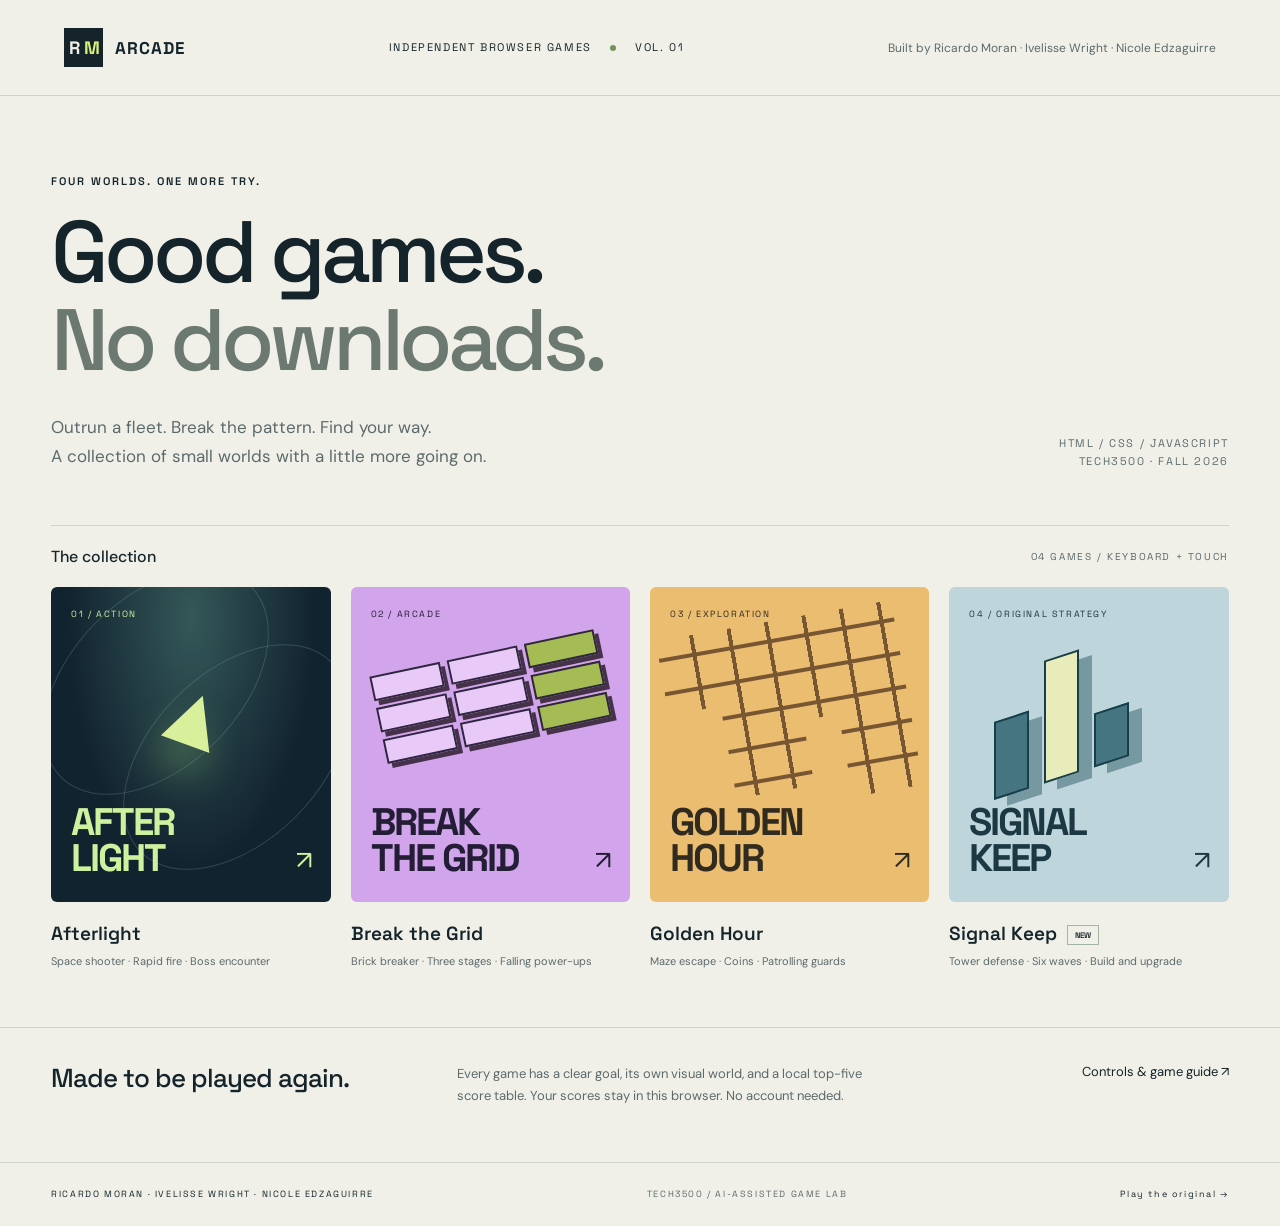
<file: index.html>
<!doctype html>
<html lang="en"><head><meta charset="utf-8"><meta name="viewport" content="width=device-width,initial-scale=1"><meta name="theme-color" content="#101b23"><title>RM Arcade — Ricardo Moran</title><link rel="stylesheet" href="style.css"><link rel="icon" href="data:,"></head>
<body class="lobby"><header class="site-header"><a class="brand" href="index.html"><span class="brand-mark">R<span>M</span></span> ARCADE</a><span class="header-note">INDEPENDENT BROWSER GAMES <i></i> VOL. 01</span><span class="byline">Built by Ricardo Moran · Ivelisse Wright · Nicole Edzaguirre</span></header>
<main><section class="hero"><p class="eyebrow">FOUR WORLDS. ONE MORE TRY.</p><h1>Good games.<br><em>No downloads.</em></h1><div class="hero-bottom"><p>Outrun a fleet. Break the pattern. Find your way.<br>A collection of small worlds with a little more going on.</p><span class="edition">HTML / CSS / JAVASCRIPT<br>TECH3500 · FALL 2026</span></div></section>
<section class="collection" aria-label="Choose a game"><div class="section-label"><h2>The collection</h2><span>04 GAMES / KEYBOARD + TOUCH</span></div><div class="game-grid">
<a class="game-card" href="play.html?game=shooter"><div class="cover cover-shooter"><span class="cover-no">01 / ACTION</span><div class="ship-art">▲</div><span class="orbit one"></span><span class="orbit two"></span><span class="cover-word">AFTER<br>LIGHT</span><span class="cover-arrow">↗</span></div><div class="card-info"><h3>Afterlight</h3><p>Space shooter · Rapid fire · Boss encounter</p></div></a>
<a class="game-card" href="play.html?game=breakout"><div class="cover cover-breakout"><span class="cover-no">02 / ARCADE</span><div class="brick-art"><i></i><i></i><i></i><i></i><i></i><i></i><i></i><i></i><i></i></div><span class="cover-word">BREAK<br>THE GRID</span><span class="cover-arrow">↗</span></div><div class="card-info"><h3>Break the Grid</h3><p>Brick breaker · Three stages · Falling power-ups</p></div></a>
<a class="game-card" href="play.html?game=maze"><div class="cover cover-maze"><span class="cover-no">03 / EXPLORATION</span><div class="maze-art"></div><span class="cover-word">GOLDEN<br>HOUR</span><span class="cover-arrow">↗</span></div><div class="card-info"><h3>Golden Hour</h3><p>Maze escape · Coins · Patrolling guards</p></div></a>
<a class="game-card featured" href="play.html?game=keep"><div class="cover cover-keep"><span class="cover-no">04 / ORIGINAL STRATEGY</span><div class="tower-art"><i></i><i></i><i></i></div><span class="cover-word">SIGNAL<br>KEEP</span><span class="cover-arrow">↗</span></div><div class="card-info"><h3>Signal Keep <span>NEW</span></h3><p>Tower defense · Six waves · Build and upgrade</p></div></a>
</div></section><section class="lobby-note"><h2>Made to be played again.</h2><p>Every game has a clear goal, its own visual world, and a local top-five score table. Your scores stay in this browser. No account needed.</p><a href="guide.html">Controls & game guide <span>↗</span></a></section></main><footer>RICARDO MORAN · IVELISSE WRIGHT · NICOLE EDZAGUIRRE <span>TECH3500 / AI-ASSISTED GAME LAB</span><a href="play.html?game=keep">Play the original →</a></footer></body></html>
</file>
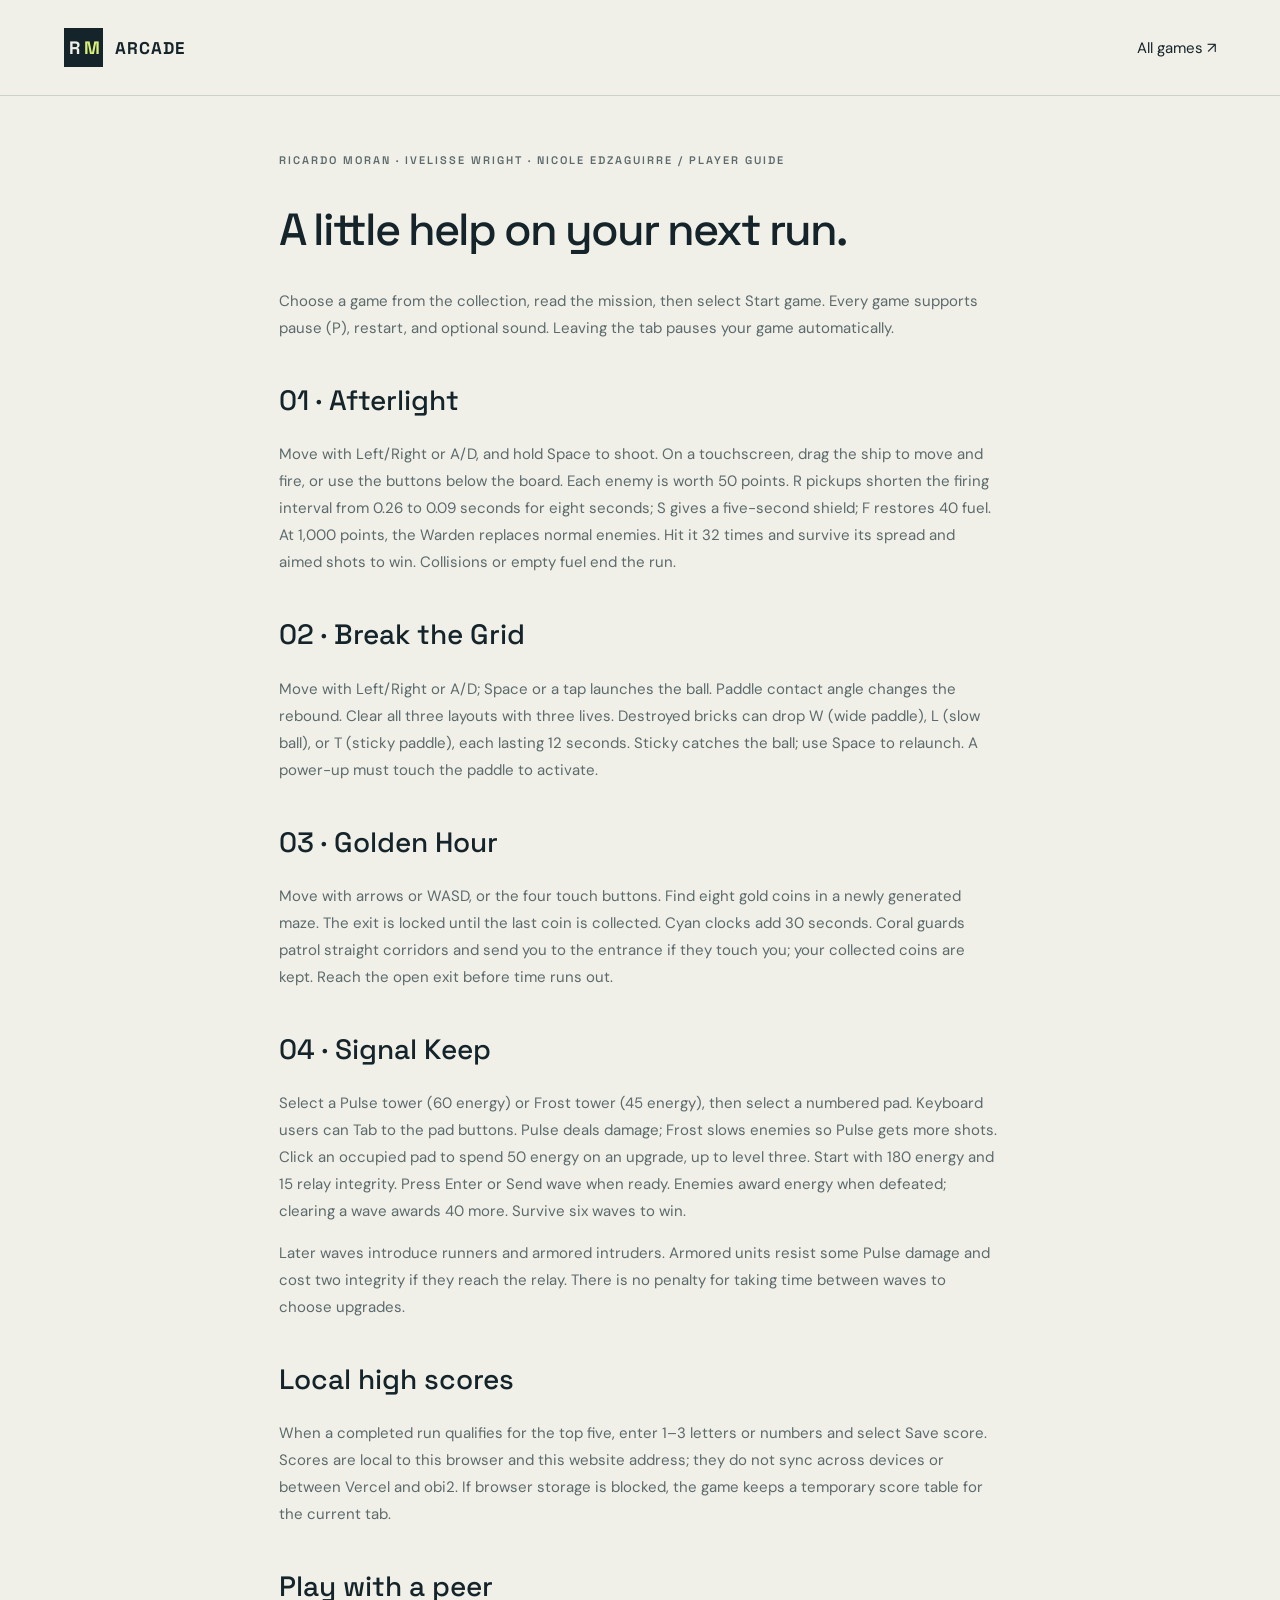
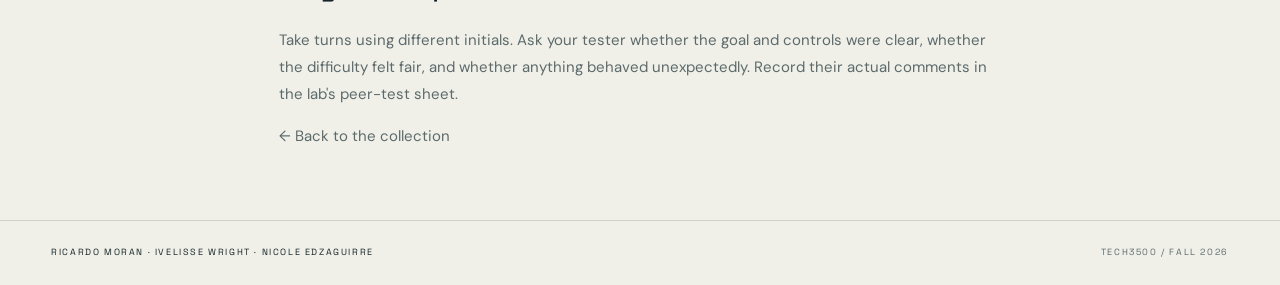
<file: guide.html>
<!doctype html><html lang="en"><head><meta charset="utf-8"><meta name="viewport" content="width=device-width,initial-scale=1"><title>Game guide — RM Arcade</title><link rel="stylesheet" href="style.css"><link rel="icon" href="data:,"></head><body><header class="site-header"><a class="brand" href="index.html"><span class="brand-mark">R<span>M</span></span> ARCADE</a><a href="index.html">All games ↗</a></header><main class="guide"><p class="eyebrow">RICARDO MORAN · IVELISSE WRIGHT · NICOLE EDZAGUIRRE / PLAYER GUIDE</p><h1>A little help on your next run.</h1><p>Choose a game from the collection, read the mission, then select Start game. Every game supports pause (P), restart, and optional sound. Leaving the tab pauses your game automatically.</p><h2>01 · Afterlight</h2><p>Move with Left/Right or A/D, and hold Space to shoot. On a touchscreen, drag the ship to move and fire, or use the buttons below the board. Each enemy is worth 50 points. R pickups shorten the firing interval from 0.26 to 0.09 seconds for eight seconds; S gives a five-second shield; F restores 40 fuel. At 1,000 points, the Warden replaces normal enemies. Hit it 32 times and survive its spread and aimed shots to win. Collisions or empty fuel end the run.</p><h2>02 · Break the Grid</h2><p>Move with Left/Right or A/D; Space or a tap launches the ball. Paddle contact angle changes the rebound. Clear all three layouts with three lives. Destroyed bricks can drop W (wide paddle), L (slow ball), or T (sticky paddle), each lasting 12 seconds. Sticky catches the ball; use Space to relaunch. A power-up must touch the paddle to activate.</p><h2>03 · Golden Hour</h2><p>Move with arrows or WASD, or the four touch buttons. Find eight gold coins in a newly generated maze. The exit is locked until the last coin is collected. Cyan clocks add 30 seconds. Coral guards patrol straight corridors and send you to the entrance if they touch you; your collected coins are kept. Reach the open exit before time runs out.</p><h2>04 · Signal Keep</h2><p>Select a Pulse tower (60 energy) or Frost tower (45 energy), then select a numbered pad. Keyboard users can Tab to the pad buttons. Pulse deals damage; Frost slows enemies so Pulse gets more shots. Click an occupied pad to spend 50 energy on an upgrade, up to level three. Start with 180 energy and 15 relay integrity. Press Enter or Send wave when ready. Enemies award energy when defeated; clearing a wave awards 40 more. Survive six waves to win.</p><p>Later waves introduce runners and armored intruders. Armored units resist some Pulse damage and cost two integrity if they reach the relay. There is no penalty for taking time between waves to choose upgrades.</p><h2>Local high scores</h2><p>When a completed run qualifies for the top five, enter 1–3 letters or numbers and select Save score. Scores are local to this browser and this website address; they do not sync across devices or between Vercel and obi2. If browser storage is blocked, the game keeps a temporary score table for the current tab.</p><h2>Play with a peer</h2><p>Take turns using different initials. Ask your tester whether the goal and controls were clear, whether the difficulty felt fair, and whether anything behaved unexpectedly. Record their actual comments in the lab's peer-test sheet.</p><p><a href="index.html">← Back to the collection</a></p></main><footer>RICARDO MORAN · IVELISSE WRIGHT · NICOLE EDZAGUIRRE <span>TECH3500 / FALL 2026</span></footer></body></html>
</file>
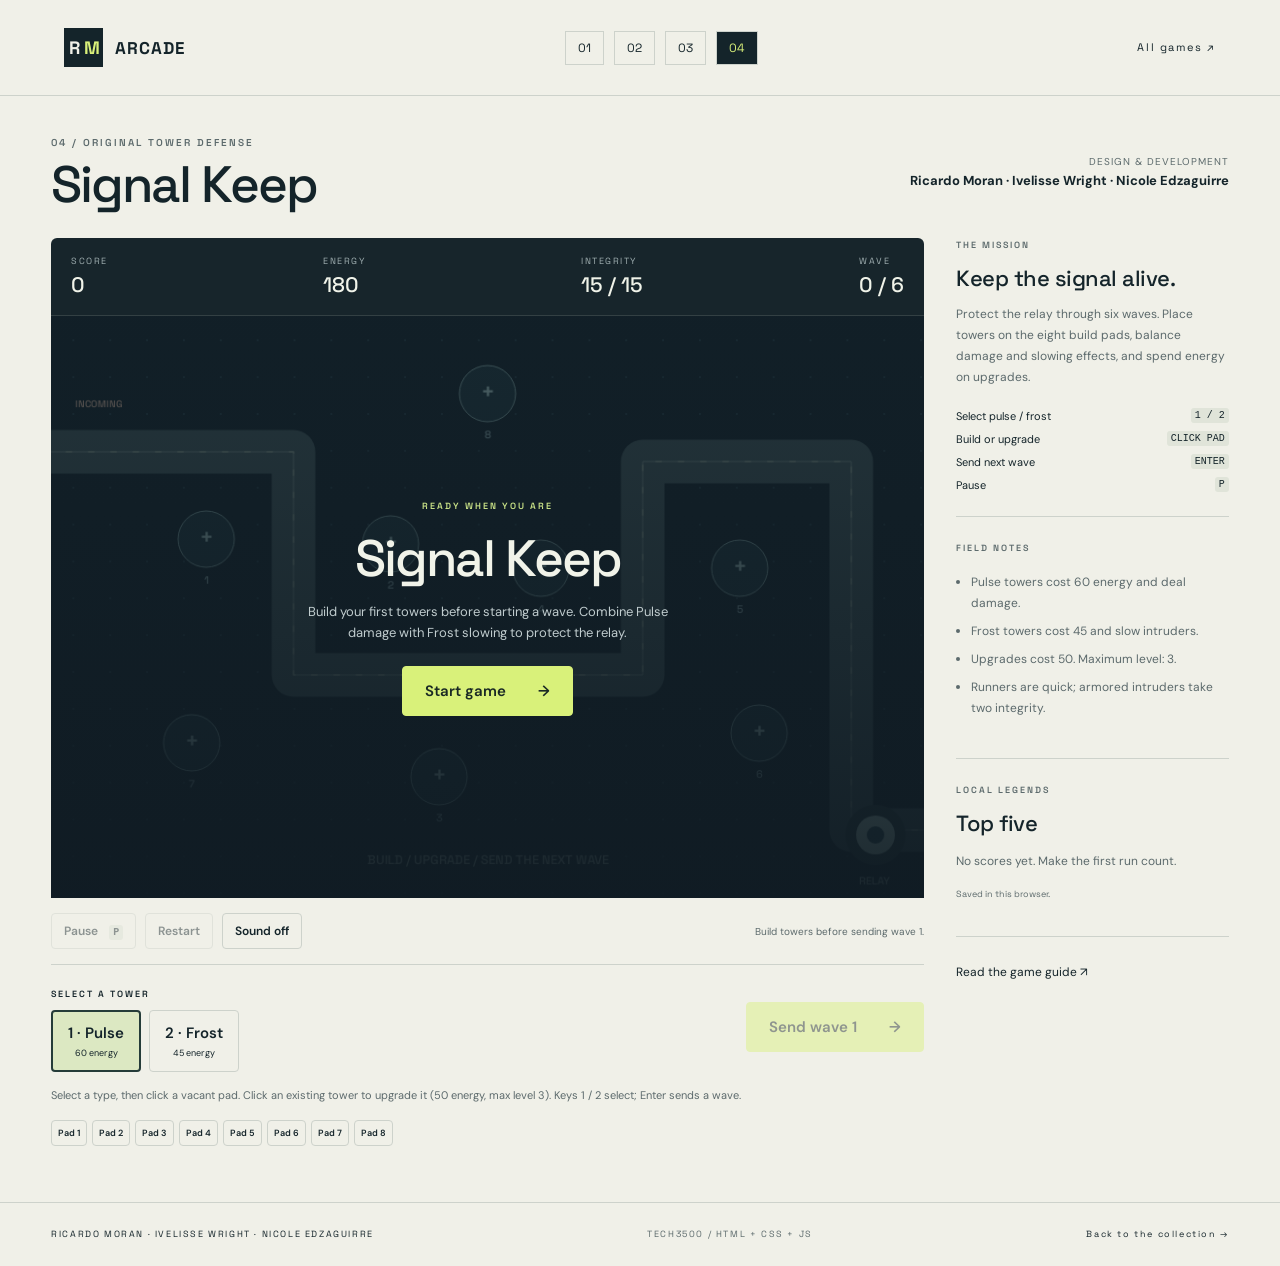
<file: play.html>
<!doctype html><html lang="en"><head><meta charset="utf-8"><meta name="viewport" content="width=device-width,initial-scale=1"><meta name="theme-color" content="#101b23"><title>Play — RM Arcade</title><link rel="stylesheet" href="style.css"><link rel="icon" href="data:,"><script defer src="engine.js"></script><script defer src="app.js"></script></head>
<body><header class="site-header"><a class="brand" href="index.html"><span class="brand-mark">R<span>M</span></span> ARCADE</a><nav aria-label="Games"><a href="play.html?game=shooter">01</a><a href="play.html?game=breakout">02</a><a href="play.html?game=maze">03</a><a href="play.html?game=keep">04</a></nav><a class="back-link" href="index.html">All games ↗</a></header><main class="play-main"><div class="game-heading"><div><p class="eyebrow" id="genre">RM ARCADE</p><h1 id="title">Loading game</h1></div><p class="game-credit">DESIGN & DEVELOPMENT<br><strong>Ricardo Moran · Ivelisse Wright · Nicole Edzaguirre</strong></p></div><div class="play-layout"><section class="stage-column"><div class="hud" id="hud" aria-label="Game statistics"></div><div class="canvas-wrap"><canvas id="game" width="900" height="600" tabindex="0" aria-label="Game board. See controls below."></canvas><div class="overlay" id="overlay"><p class="eyebrow" id="overlay-kicker">READY WHEN YOU ARE</p><h2 id="overlay-title"></h2><p id="overlay-text"></p><button class="primary" id="start">Start game <span>→</span></button><form id="score-form" hidden><label for="initials">New top-five score. Your initials</label><div class="score-input"><input id="initials" value="RM" maxlength="3" pattern="[A-Za-z0-9]{1,3}" required aria-describedby="score-help"><button type="submit">Save score</button></div><small id="score-help">1–3 letters or numbers. Stored on this device.</small></form></div></div><div class="action-bar"><button id="pause" disabled>Pause <kbd>P</kbd></button><button id="restart" disabled>Restart</button><button id="sound" aria-pressed="false">Sound off</button><span id="status" role="status">Ready to play</span></div><div id="touch" class="touch-controls" aria-label="Touch controls"><button data-key="ArrowLeft" aria-label="Move left">←</button><button data-key="ArrowUp" aria-label="Move up">↑</button><button data-key="ArrowDown" aria-label="Move down">↓</button><button data-key="ArrowRight" aria-label="Move right">→</button><button data-key="Space" class="touch-fire">Fire / launch</button></div><section id="build-panel" class="build-panel" hidden><div><span class="eyebrow">SELECT A TOWER</span><div class="build-buttons"><button data-tower="pulse" aria-pressed="true">1 · Pulse <small>60 energy</small></button><button data-tower="frost" aria-pressed="false">2 · Frost <small>45 energy</small></button></div></div><button id="wave" class="primary">Send wave <span>→</span></button><p>Select a type, then click a vacant pad. Click an existing tower to upgrade it (50 energy, max level 3). Keys 1 / 2 select; Enter sends a wave.</p><div id="pad-buttons" aria-label="Accessible build pads"></div></section></section><aside class="game-sidebar"><section><p class="eyebrow">THE MISSION</p><h2 id="mission-title"></h2><p id="mission"></p><div class="controls" id="controls"></div></section><section><p class="eyebrow">FIELD NOTES</p><ul id="notes"></ul></section><section class="scores-panel"><p class="eyebrow">LOCAL LEGENDS</p><h2>Top five</h2><ol id="scores"></ol><p class="small" id="storage-note">Saved in this browser.</p></section><a href="guide.html" class="guide-link">Read the game guide ↗</a></aside></div></main><footer>RICARDO MORAN · IVELISSE WRIGHT · NICOLE EDZAGUIRRE <span>TECH3500 / HTML + CSS + JS</span><a href="index.html">Back to the collection →</a></footer></body></html>
</file>
<file: style.css>
@import url('https://fonts.googleapis.com/css2?family=DM+Sans:wght@400;500;600;700&family=Space+Grotesk:wght@400;500;600;700&display=swap');
:root{--ink:#14242a;--paper:#f0f0e8;--muted:#5c6a6c;--line:#cdd2cb;--accent:#d9f17a;--dark:#101b23}*{box-sizing:border-box}body{margin:0;background:var(--paper);color:var(--ink);font-family:'DM Sans',Arial,sans-serif;font-size:15px}button,input{font:inherit}button,a,input{touch-action:manipulation}a{color:inherit;text-decoration:none}button{cursor:pointer;border:1px solid var(--line);background:transparent;padding:11px 15px;color:inherit;border-radius:4px;font-weight:600}button:hover{background:#e1e6d8}button:disabled{opacity:.45;cursor:default}a:focus-visible,button:focus-visible,input:focus-visible,canvas:focus-visible{outline:3px solid #648d23;outline-offset:4px}[hidden]{display:none!important}.site-header{max-width:1500px;margin:auto;min-height:96px;padding:20px 5%;display:flex;justify-content:space-between;align-items:center;border-bottom:1px solid var(--line);gap:20px}.brand{font-family:'Space Grotesk',sans-serif;display:flex;align-items:center;gap:12px;font-weight:700;font-size:17px;letter-spacing:1px}.brand-mark{display:grid;align-items:center;background:var(--ink);color:var(--paper);width:39px;height:39px;font-size:18px;letter-spacing:-2px;grid-template-columns:1fr 1fr;padding:5px}.brand-mark span{color:var(--accent)}.header-note,.edition,.eyebrow,.section-label>span,.cover-no,footer,.small,.back-link{font-family:'Space Grotesk',Arial,sans-serif;font-size:11px;letter-spacing:1.6px;line-height:1.7}.header-note i{display:inline-block;width:6px;height:6px;background:#74935a;border-radius:50%;margin:0 14px}.byline{font-size:12px;color:var(--muted)}.hero,.collection,.lobby-note,footer{max-width:1360px;margin:0 auto}.hero{padding:76px 4% 54px}.eyebrow{font-weight:600;letter-spacing:2px;margin:0 0 17px}.hero h1{font-family:'Space Grotesk',sans-serif;font-weight:500;font-size:clamp(50px,6.8vw,94px);line-height:1.02;letter-spacing:-5px;margin:0}.hero em{font-style:normal;color:#6c7970}.hero-bottom{display:flex;justify-content:space-between;align-items:end;margin-top:28px}.hero-bottom p{font-size:17px;line-height:1.7;margin:0;color:var(--muted)}.edition{color:var(--muted);text-align:right}.collection{padding:0 4% 56px}.section-label{display:flex;justify-content:space-between;align-items:center;border-top:1px solid var(--line);padding:20px 0}.section-label h2{font-weight:500;font-size:16px;margin:0}.section-label>span{font-size:10px;color:var(--muted)}.game-grid{display:grid;grid-template-columns:repeat(4,1fr);gap:20px}.game-card{display:block}.cover{height:315px;position:relative;overflow:hidden;border-radius:6px;isolation:isolate;transition:transform .2s}.game-card:hover .cover{transform:translateY(-6px)}.cover-no{position:absolute;top:20px;left:20px;font-size:9px;z-index:3}.cover-word{position:absolute;bottom:27px;left:20px;font:700 clamp(24px,3vw,43px)/.92 'Space Grotesk',sans-serif;letter-spacing:-2px;z-index:3}.cover-arrow{position:absolute;bottom:25px;right:19px;font-size:26px;z-index:3}.cover-shooter{background:radial-gradient(ellipse at 50% 10%,#345858,#122330 62%);color:#cdf29f}.ship-art{position:absolute;left:36%;top:23%;font-size:88px;transform:rotate(20deg);color:#d8ef9c;text-shadow:0 22px 40px #b4e37b66}.orbit{position:absolute;width:270px;height:170px;border:1px solid #86b5ae40;border-radius:50%;top:10px;left:-30px;transform:rotate(-45deg)}.orbit.two{top:85px;left:50px}.cover-breakout{background:#d2a4eb;color:#231d36}.brick-art{position:absolute;display:grid;grid-template-columns:repeat(3,1fr);gap:7px;top:65px;left:25px;right:25px;transform:rotate(-12deg)}.brick-art i{height:25px;border:2px solid #312641;background:#e8c9f8;box-shadow:4px 5px #45324a}.brick-art i:nth-child(3n){background:#a5bc54}.cover-maze{background:#ebbd71;color:#312b1f}.maze-art{position:absolute;inset:32px 20px 95px;background:repeating-linear-gradient(0deg,transparent 0 30px,#785631 30px 34px),repeating-linear-gradient(90deg,transparent 0 34px,#785631 34px 38px);clip-path:polygon(0 0,100% 0,100% 100%,70% 100%,70% 55%,55% 55%,55% 90%,22% 90%,22% 40%,0 40%);transform:rotate(-10deg)}.cover-keep{background:#bdd5db;color:#1b3843}.tower-art{position:absolute;display:flex;gap:15px;align-items:end;top:68px;left:45px;transform:skewY(-18deg)}.tower-art i{height:78px;width:35px;background:#457580;border:2px solid #183e49;box-shadow:13px 10px #7698a1}.tower-art i:nth-child(2){height:123px;background:#e8ebba}.tower-art i:nth-child(3){height:54px}.card-info h3{font:600 19px 'Space Grotesk',sans-serif;margin:19px 0 7px}.card-info h3 span{font-size:8px;vertical-align:middle;padding:4px 7px;border:1px solid #a2b4a3;margin-left:5px}.card-info p{font-size:11px;color:var(--muted);line-height:1.6;margin:0}.lobby-note{border-top:1px solid var(--line);display:grid;grid-template-columns:1fr 1.2fr .8fr;gap:40px;padding:35px 4% 55px}.lobby-note h2{font:500 26px/1.2 'Space Grotesk',sans-serif;letter-spacing:-1px;margin:0}.lobby-note p{font-size:13px;line-height:1.7;color:var(--muted);margin:0}.lobby-note a{text-align:right;font-size:13px}footer{display:flex;justify-content:space-between;align-items:center;padding:24px 4%;border-top:1px solid var(--line);font-size:9px}footer span{color:var(--muted)}nav{display:flex;gap:10px}nav a{padding:8px 12px;border:1px solid var(--line);font:12px 'Space Grotesk',sans-serif}nav a[aria-current=page]{background:var(--ink);color:var(--accent)}.play-main{max-width:1360px;margin:0 auto;padding:38px 4% 56px}.game-heading{display:flex;justify-content:space-between;align-items:center;margin-bottom:28px}.game-heading .eyebrow{margin-bottom:8px;color:var(--muted);font-size:10px}.game-heading h1{font:500 clamp(35px,4vw,54px)/1 'Space Grotesk',sans-serif;letter-spacing:-2px;margin:0}.game-credit{font-size:10px;text-align:right;letter-spacing:1px;line-height:1.7;color:var(--muted)}.game-credit strong{font-size:13px;color:var(--ink);letter-spacing:0}.play-layout{display:grid;grid-template-columns:minmax(0,3.2fr) minmax(210px,1fr);gap:32px}.hud{display:flex;justify-content:space-between;background:#17252b;color:#f0f3e9;padding:17px 20px;border-bottom:1px solid #334043;border-radius:6px 6px 0 0;min-height:67px;gap:10px}.stat span{font:9px 'Space Grotesk',sans-serif;letter-spacing:1.5px;display:block;color:#9faeb0;text-transform:uppercase;margin-bottom:4px}.stat strong{font:500 21px 'Space Grotesk',sans-serif}.canvas-wrap{position:relative;background:#101b23}canvas{width:100%;height:auto;display:block;touch-action:none}.overlay{position:absolute;inset:0;display:flex;flex-direction:column;align-items:center;justify-content:center;text-align:center;color:#f1f3e9;background:linear-gradient(0deg,#101b23ee,#101b2388);padding:20px}.overlay .eyebrow{color:#cbe488;font-size:9px}.overlay h2{font:500 clamp(26px,4vw,52px)/1.1 'Space Grotesk',sans-serif;letter-spacing:-2px;margin:0 0 15px}.overlay>p:not(.eyebrow){font-size:13px;line-height:1.6;max-width:360px;color:#c0ccce;margin:0 0 22px}.primary{background:var(--accent);border-color:var(--accent);color:#1a2924;padding:14px 22px;min-width:160px;text-align:left;display:flex;gap:32px;justify-content:space-between}.primary:hover{background:#e6ffa0}.action-bar{display:flex;align-items:center;gap:9px;padding:15px 0}.action-bar button{font-size:12px;padding:9px 12px}.action-bar #status{margin-left:auto;font-size:10px;color:var(--muted);text-align:right;max-width:45%}kbd{font-size:10px;background:#dce1d5;border-radius:3px;padding:2px 4px;margin-left:8px}.game-sidebar section{padding:0 0 24px;margin-bottom:24px;border-bottom:1px solid var(--line)}.game-sidebar h2{font:500 22px/1.15 'Space Grotesk',sans-serif;margin:0 0 13px;letter-spacing:-.5px}.game-sidebar p,.game-sidebar li{font-size:12px;line-height:1.75;color:var(--muted)}.game-sidebar .eyebrow{font-size:9px;color:var(--muted);margin-bottom:12px}.controls{display:grid;gap:8px;margin-top:20px}.control-row{display:flex;justify-content:space-between;align-items:center;font-size:11px;gap:8px}.control-row kbd{margin:0;background:#e0e4d9}.game-sidebar ul{padding-left:15px}.game-sidebar li{margin-bottom:7px}.scores-panel ol{list-style:none;padding:0;counter-reset:rank}.scores-panel li{counter-increment:rank;display:flex;gap:12px;align-items:center;border-bottom:1px solid #d9ddd5;padding:7px 0;margin:0}.scores-panel li:before{content:'0' counter(rank);font-size:9px;color:#718277}.scores-panel li strong{margin-left:auto;color:var(--ink)}.game-sidebar .small{font-size:9px;letter-spacing:0}.guide-link{font-size:12px}.touch-controls{display:flex;gap:7px;margin:0 0 15px}.touch-controls button{flex:1;background:#e4e8dd}.touch-controls .touch-fire{flex:2;font-size:12px}.build-panel{border-top:1px solid var(--line);padding-top:17px;display:flex;flex-wrap:wrap;gap:15px;align-items:center;justify-content:space-between}.build-panel .eyebrow{font-size:9px;margin:0}.build-buttons{display:flex;gap:8px;margin-top:8px}.build-buttons small{display:block;font-size:9px;font-weight:400;margin-top:4px}.build-buttons button[aria-pressed=true]{border:2px solid #253c39;background:#dce8c2}.build-panel p{font-size:11px;line-height:1.6;color:var(--muted);margin:0}.build-panel #pad-buttons{display:flex;gap:5px;flex-wrap:wrap;width:100%}.build-panel #pad-buttons button{font-size:9px;padding:6px}#score-form{max-width:290px;margin-top:18px;text-align:left}#score-form label{font-size:11px;display:block;margin-bottom:8px}.score-input{display:flex;gap:8px}.score-input input{width:64px;background:#e5edcf;color:#14242a;border:0;padding:8px;text-transform:uppercase;border-radius:3px}.score-input button{color:#e8eece;border-color:#849480;font-size:11px}#score-help{font-size:9px;color:#bec7bc;display:block;margin-top:7px}.guide{max-width:850px;padding:55px 5%;margin:auto}.guide h1{font:500 45px 'Space Grotesk',sans-serif;letter-spacing:-2px}.guide h2{margin-top:40px;font:500 28px 'Space Grotesk',sans-serif}.guide p,.guide li{line-height:1.8;color:var(--muted)}@media(min-width:1100px){.touch-controls{opacity:.8}.touch-controls button{padding:7px}}@media(max-width:1000px){.game-grid{grid-template-columns:repeat(2,1fr)}.cover{height:320px}.cover-word{font-size:46px}.header-note{display:none}.play-layout{grid-template-columns:minmax(0,1fr) 210px;gap:20px}.lobby-note{grid-template-columns:1fr 1fr}.lobby-note a{text-align:left}}@media(max-width:700px){.site-header{min-height:76px;padding:18px 5%}.byline{font-size:10px}.hero{padding-top:44px}.hero h1{letter-spacing:-3px}.hero-bottom p{font-size:14px}.edition{display:none}.hero-bottom{margin-top:23px}.game-grid{gap:15px}.cover{height:258px}.cover-word{font-size:31px}.cover-no{font-size:8px;left:14px}.cover-arrow{right:12px}.cover-word{left:14px}.card-info h3{font-size:17px}.card-info p{font-size:10px}.card-info h3 span{display:none}.lobby-note{grid-template-columns:1fr;gap:17px}.play-layout{grid-template-columns:1fr}.game-sidebar{display:grid;grid-template-columns:1fr 1fr;gap:20px}.game-sidebar section{margin:0}.game-sidebar .scores-panel{grid-column:1 / -1}.game-credit{font-size:8px}.game-credit strong{font-size:11px}.play-main{padding-top:25px}.game-heading{margin-bottom:20px}.hud{padding:12px 13px;min-height:56px}.stat strong{font-size:17px}.stat span{font-size:8px}.overlay h2{font-size:31px}.overlay .eyebrow{margin-bottom:10px}.overlay>p:not(.eyebrow){font-size:11px;margin-bottom:15px}.overlay .primary{padding:10px 15px;font-size:12px}.canvas-wrap:has(#score-form:not([hidden])) .overlay>p:not(.eyebrow){display:none}.overlay:has(#score-form:not([hidden])) h2{font-size:24px;margin-bottom:6px}.overlay:has(#score-form:not([hidden])) .eyebrow{display:none}#score-form{margin-top:8px}.action-bar{gap:5px}.action-bar button{padding:8px;font-size:10px}footer{gap:15px;flex-wrap:wrap;font-size:8px}.section-label>span{font-size:8px}.ship-art{left:30%}.tower-art{left:30px;gap:11px}.tower-art i{width:27px}.back-link{font-size:9px}nav{gap:5px}nav a{padding:7px 8px;font-size:11px}}@media(prefers-reduced-motion:reduce){*{scroll-behavior:auto!important;transition:none!important}}
</file>
